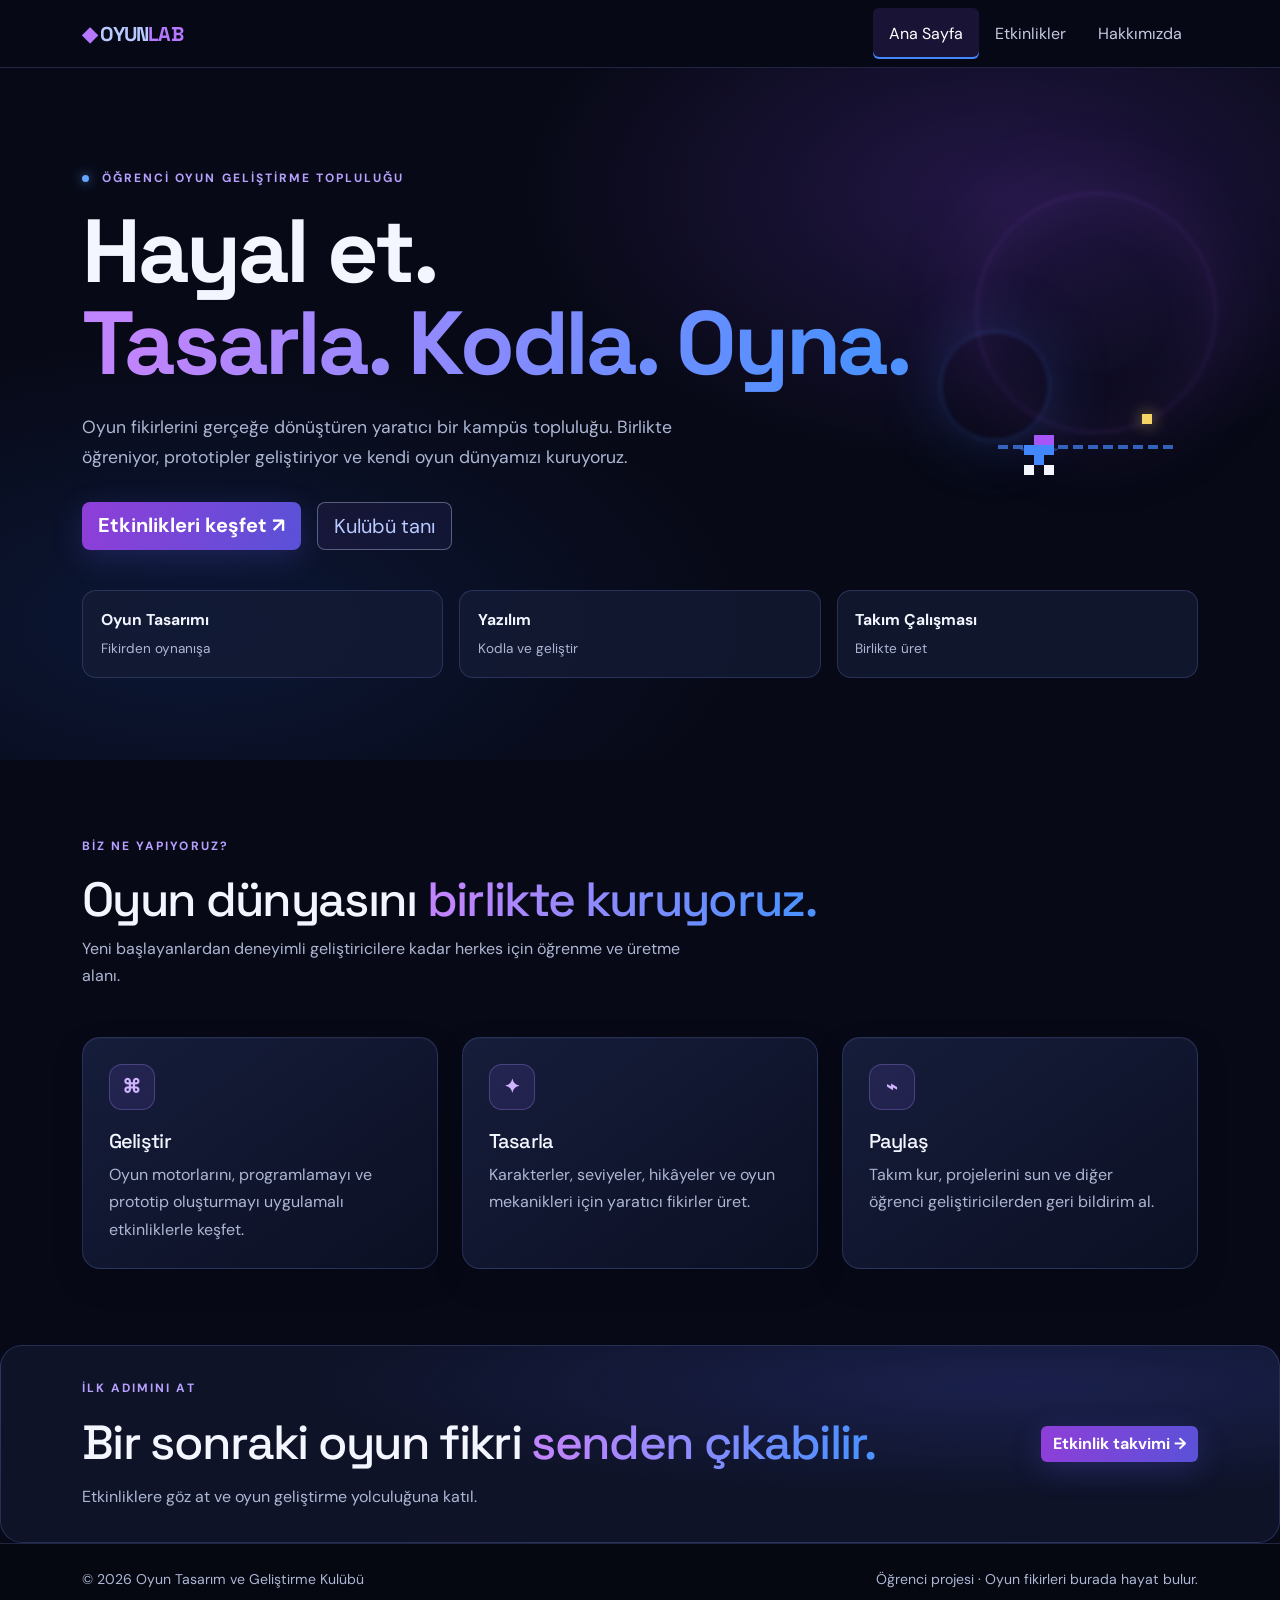
<file: index.html>
<!doctype html>
<html lang="tr">
<head>
  <meta charset="utf-8">
  <meta name="viewport" content="width=device-width, initial-scale=1">
  <meta name="description" content="Oyun Tasarım ve Geliştirme Kulübü: oyun fikirlerini tasarıma ve koda dönüştüren öğrenci topluluğu.">
  <title>Oyun Tasarım ve Geliştirme Kulübü | Ana Sayfa</title>
  <link href="https://cdn.jsdelivr.net/npm/bootstrap@5.3.3/dist/css/bootstrap.min.css" rel="stylesheet">
  <link rel="stylesheet" href="style.css">
</head>
<body class="site-theme">
  <nav class="navbar navbar-expand-lg navbar-dark site-nav sticky-top">
    <div class="container">
      <a class="navbar-brand fw-bold" href="index.html"><span class="brand-mark">◆</span> OYUN<span class="brand-accent">LAB</span></a>
      <button class="navbar-toggler" type="button" data-bs-toggle="collapse" data-bs-target="#mainNav" aria-controls="mainNav" aria-expanded="false" aria-label="Menüyü aç veya kapat">
        <span class="navbar-toggler-icon"></span>
      </button>
      <div class="collapse navbar-collapse" id="mainNav">
        <ul class="navbar-nav ms-auto">
          <li class="nav-item"><a class="nav-link active" aria-current="page" href="index.html">Ana Sayfa</a></li>
          <li class="nav-item"><a class="nav-link" href="etkinlikler.html">Etkinlikler</a></li>
          <li class="nav-item"><a class="nav-link" href="hakkimizda.html">Hakkımızda</a></li>
        </ul>
      </div>
    </div>
  </nav>

  <main>
    <section class="hero-section">
      <div class="container hero-content">
        <p class="eyebrow"><span class="status-dot"></span> ÖĞRENCİ OYUN GELİŞTİRME TOPLULUĞU</p>
        <h1>Hayal et.<br><span class="gradient-text">Tasarla. Kodla. Oyna.</span></h1>
        <p class="hero-copy">Oyun fikirlerini gerçeğe dönüştüren yaratıcı bir kampüs topluluğu. Birlikte öğreniyor, prototipler geliştiriyor ve kendi oyun dünyamızı kuruyoruz.</p>
        <div class="d-flex flex-wrap gap-3">
          <a class="btn btn-neon btn-lg" href="etkinlikler.html">Etkinlikleri keşfet <span aria-hidden="true">↗</span></a>
          <a class="btn btn-outline-light btn-lg" href="hakkimizda.html">Kulübü tanı</a>
        </div>
        <div class="hero-stats row g-3 mt-4">
          <div class="col-6 col-md-4"><div class="stat-card"><strong>Oyun Tasarımı</strong><span>Fikirden oynanışa</span></div></div>
          <div class="col-6 col-md-4"><div class="stat-card"><strong>Yazılım</strong><span>Kodla ve geliştir</span></div></div>
          <div class="col-12 col-md-4"><div class="stat-card"><strong>Takım Çalışması</strong><span>Birlikte üret</span></div></div>
        </div>
      </div>
      <div class="game-scene" aria-hidden="true">
        <div class="game-player"></div>
        <div class="game-shadow"></div>
        <div class="game-platform"></div>
        <div class="game-coin"></div>
      </div>
      <div class="hero-orb orb-one" aria-hidden="true"></div><div class="hero-orb orb-two" aria-hidden="true"></div>
    </section>

    <section class="section-space">
      <div class="container">
        <div class="section-heading">
          <p class="eyebrow">BİZ NE YAPIYORUZ?</p>
          <h2>Oyun dünyasını <span class="gradient-text">birlikte kuruyoruz.</span></h2>
          <p>Yeni başlayanlardan deneyimli geliştiricilere kadar herkes için öğrenme ve üretme alanı.</p>
        </div>
        <div class="row g-4 mt-2">
          <div class="col-md-4"><article class="feature-card h-100"><div class="feature-icon">⌘</div><h3>Geliştir</h3><p>Oyun motorlarını, programlamayı ve prototip oluşturmayı uygulamalı etkinliklerle keşfet.</p></article></div>
          <div class="col-md-4"><article class="feature-card h-100"><div class="feature-icon">✦</div><h3>Tasarla</h3><p>Karakterler, seviyeler, hikâyeler ve oyun mekanikleri için yaratıcı fikirler üret.</p></article></div>
          <div class="col-md-4"><article class="feature-card h-100"><div class="feature-icon">⌁</div><h3>Paylaş</h3><p>Takım kur, projelerini sun ve diğer öğrenci geliştiricilerden geri bildirim al.</p></article></div>
        </div>
      </div>
    </section>

    <section class="cta-band">
      <div class="container cta-inner">
        <div><p class="eyebrow">İLK ADIMINI AT</p><h2>Bir sonraki oyun fikri <span class="gradient-text">senden çıkabilir.</span></h2><p>Etkinliklere göz at ve oyun geliştirme yolculuğuna katıl.</p></div>
        <a class="btn btn-neon" href="etkinlikler.html">Etkinlik takvimi <span aria-hidden="true">→</span></a>
      </div>
    </section>
  </main>

  <footer class="site-footer"><div class="container d-flex flex-column flex-md-row justify-content-between gap-2"><span>© 2026 Oyun Tasarım ve Geliştirme Kulübü</span><span>Öğrenci projesi · Oyun fikirleri burada hayat bulur.</span></div></footer>
  <script src="https://cdn.jsdelivr.net/npm/bootstrap@5.3.3/dist/js/bootstrap.bundle.min.js"></script>
</body>
</html>
</file>
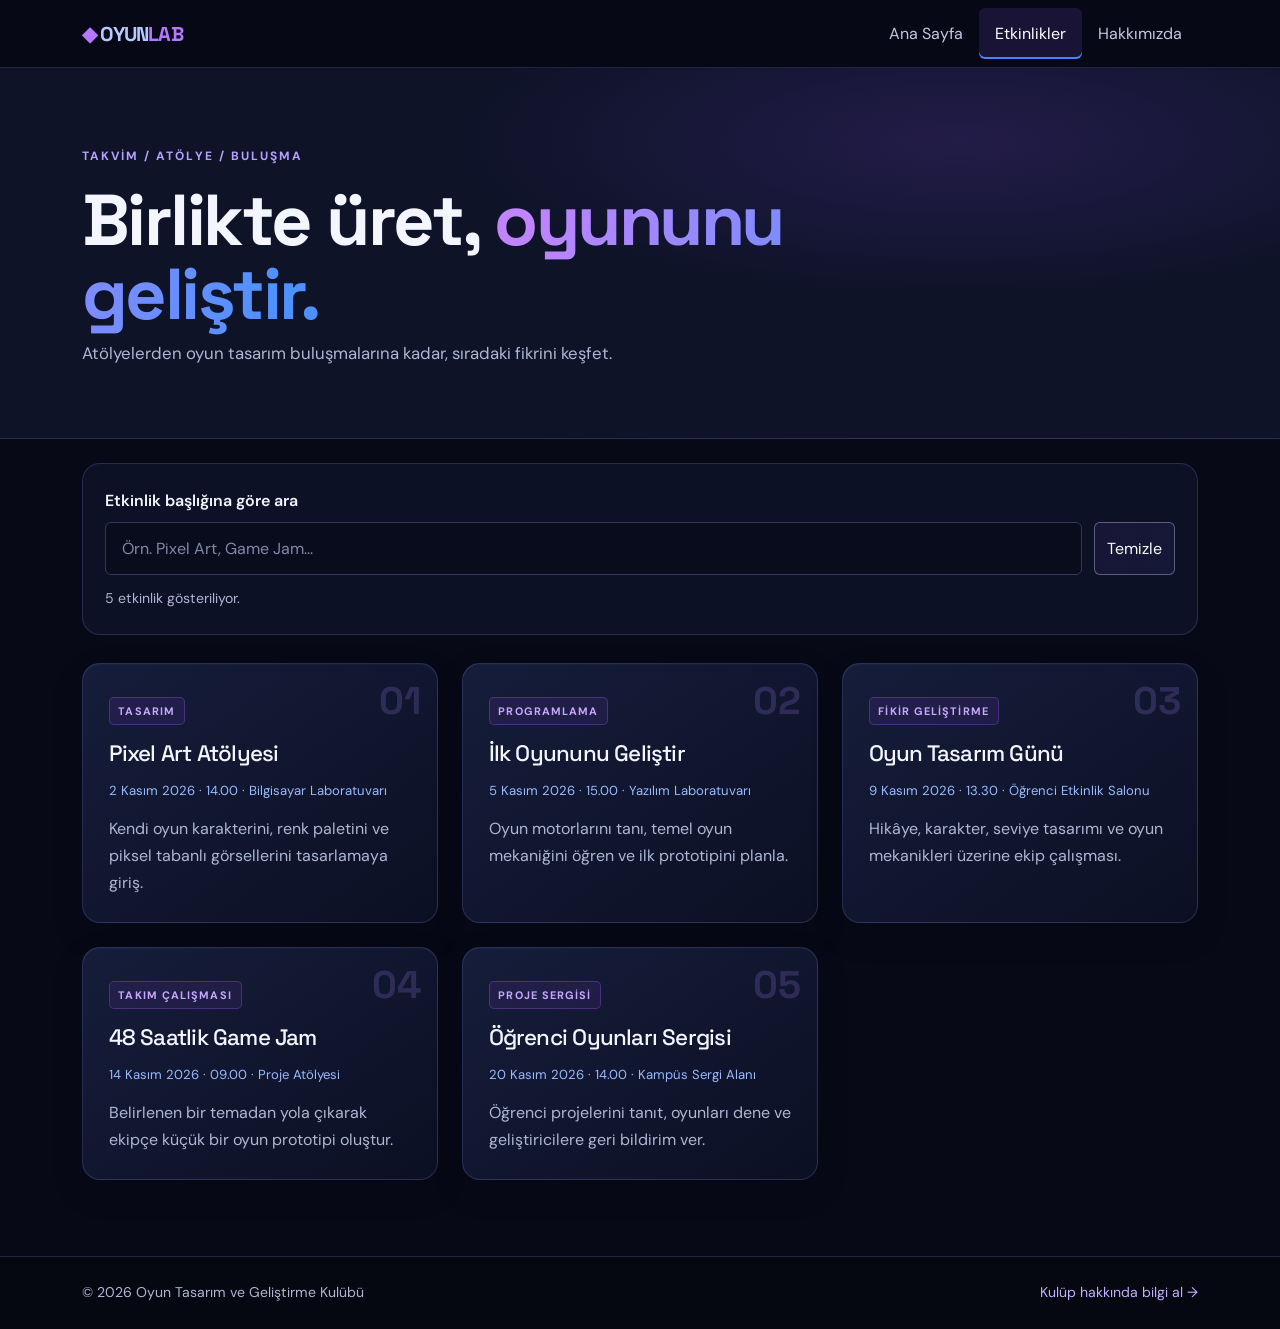
<file: etkinlikler.html>
<!doctype html>
<html lang="tr">
<head>
  <meta charset="utf-8">
  <meta name="viewport" content="width=device-width, initial-scale=1">
  <meta name="description" content="Oyun Tasarım ve Geliştirme Kulübü etkinlikleri ve atölyeleri.">
  <title>Etkinlikler | OyunLAB</title>
  <link href="https://cdn.jsdelivr.net/npm/bootstrap@5.3.3/dist/css/bootstrap.min.css" rel="stylesheet">
  <link rel="stylesheet" href="style.css">
</head>
<body class="site-theme">
  <nav class="navbar navbar-expand-lg navbar-dark site-nav sticky-top">
    <div class="container">
      <a class="navbar-brand fw-bold" href="index.html"><span class="brand-mark">◆</span> OYUN<span class="brand-accent">LAB</span></a>
      <button class="navbar-toggler" type="button" data-bs-toggle="collapse" data-bs-target="#mainNav" aria-controls="mainNav" aria-expanded="false" aria-label="Menüyü aç veya kapat"><span class="navbar-toggler-icon"></span></button>
      <div class="collapse navbar-collapse" id="mainNav"><ul class="navbar-nav ms-auto">
        <li class="nav-item"><a class="nav-link" href="index.html">Ana Sayfa</a></li>
        <li class="nav-item"><a class="nav-link active" aria-current="page" href="etkinlikler.html">Etkinlikler</a></li>
        <li class="nav-item"><a class="nav-link" href="hakkimizda.html">Hakkımızda</a></li>
      </ul></div>
    </div>
  </nav>

  <main>
    <section class="page-hero"><div class="container">
      <p class="eyebrow">TAKVİM / ATÖLYE / BULUŞMA</p>
      <h1>Birlikte üret, <span class="gradient-text">oyununu geliştir.</span></h1>
      <p>Atölyelerden oyun tasarım buluşmalarına kadar, sıradaki fikrini keşfet.</p>
    </div></section>

    <section class="section-space pt-4">
      <div class="container">
        <div class="search-panel">
          <label for="eventSearch" class="form-label">Etkinlik başlığına göre ara</label>
          <div class="search-row">
            <input class="form-control search-input" type="search" id="eventSearch" placeholder="Örn. Pixel Art, Game Jam..." autocomplete="off">
            <button class="btn btn-outline-light" id="clearSearch" type="button">Temizle</button>
          </div>
          <p id="eventCount" class="result-count" aria-live="polite">5 etkinlik gösteriliyor.</p>
        </div>

        <div class="row g-4 mt-1" id="eventList">
          <div class="col-md-6 col-lg-4 event-item" data-title="Pixel Art Atölyesi">
            <article class="event-card h-100"><div class="event-number">01</div><span class="event-tag">TASARIM</span><h2>Pixel Art Atölyesi</h2><p class="event-meta"><time datetime="2026-11-02T14:00">2 Kasım 2026 · 14.00</time> · Bilgisayar Laboratuvarı</p><p>Kendi oyun karakterini, renk paletini ve piksel tabanlı görsellerini tasarlamaya giriş.</p></article>
          </div>
          <div class="col-md-6 col-lg-4 event-item" data-title="İlk Oyununu Geliştir">
            <article class="event-card h-100"><div class="event-number">02</div><span class="event-tag">PROGRAMLAMA</span><h2>İlk Oyununu Geliştir</h2><p class="event-meta"><time datetime="2026-11-05T15:00">5 Kasım 2026 · 15.00</time> · Yazılım Laboratuvarı</p><p>Oyun motorlarını tanı, temel oyun mekaniğini öğren ve ilk prototipini planla.</p></article>
          </div>
          <div class="col-md-6 col-lg-4 event-item" data-title="Oyun Tasarım Günü">
            <article class="event-card h-100"><div class="event-number">03</div><span class="event-tag">FİKİR GELİŞTİRME</span><h2>Oyun Tasarım Günü</h2><p class="event-meta"><time datetime="2026-11-09T13:30">9 Kasım 2026 · 13.30</time> · Öğrenci Etkinlik Salonu</p><p>Hikâye, karakter, seviye tasarımı ve oyun mekanikleri üzerine ekip çalışması.</p></article>
          </div>
          <div class="col-md-6 col-lg-4 event-item" data-title="48 Saatlik Game Jam">
            <article class="event-card h-100"><div class="event-number">04</div><span class="event-tag">TAKIM ÇALIŞMASI</span><h2>48 Saatlik Game Jam</h2><p class="event-meta"><time datetime="2026-11-14T09:00">14 Kasım 2026 · 09.00</time> · Proje Atölyesi</p><p>Belirlenen bir temadan yola çıkarak ekipçe küçük bir oyun prototipi oluştur.</p></article>
          </div>
          <div class="col-md-6 col-lg-4 event-item" data-title="Öğrenci Oyunları Sergisi">
            <article class="event-card h-100"><div class="event-number">05</div><span class="event-tag">PROJE SERGİSİ</span><h2>Öğrenci Oyunları Sergisi</h2><p class="event-meta"><time datetime="2026-11-20T14:00">20 Kasım 2026 · 14.00</time> · Kampüs Sergi Alanı</p><p>Öğrenci projelerini tanıt, oyunları dene ve geliştiricilere geri bildirim ver.</p></article>
          </div>
        </div>
        <div id="noResults" class="no-results" hidden><span aria-hidden="true">⌕</span><h2>Sonuç bulunamadı</h2><p>Farklı bir etkinlik adı deneyebilir veya aramayı temizleyebilirsin.</p></div>
      </div>
    </section>
  </main>

  <footer class="site-footer"><div class="container d-flex flex-column flex-md-row justify-content-between gap-2"><span>© 2026 Oyun Tasarım ve Geliştirme Kulübü</span><a href="hakkimizda.html">Kulüp hakkında bilgi al →</a></div></footer>
  <script src="script.js"></script>
  <script src="https://cdn.jsdelivr.net/npm/bootstrap@5.3.3/dist/js/bootstrap.bundle.min.js"></script>
</body>
</html>
</file>
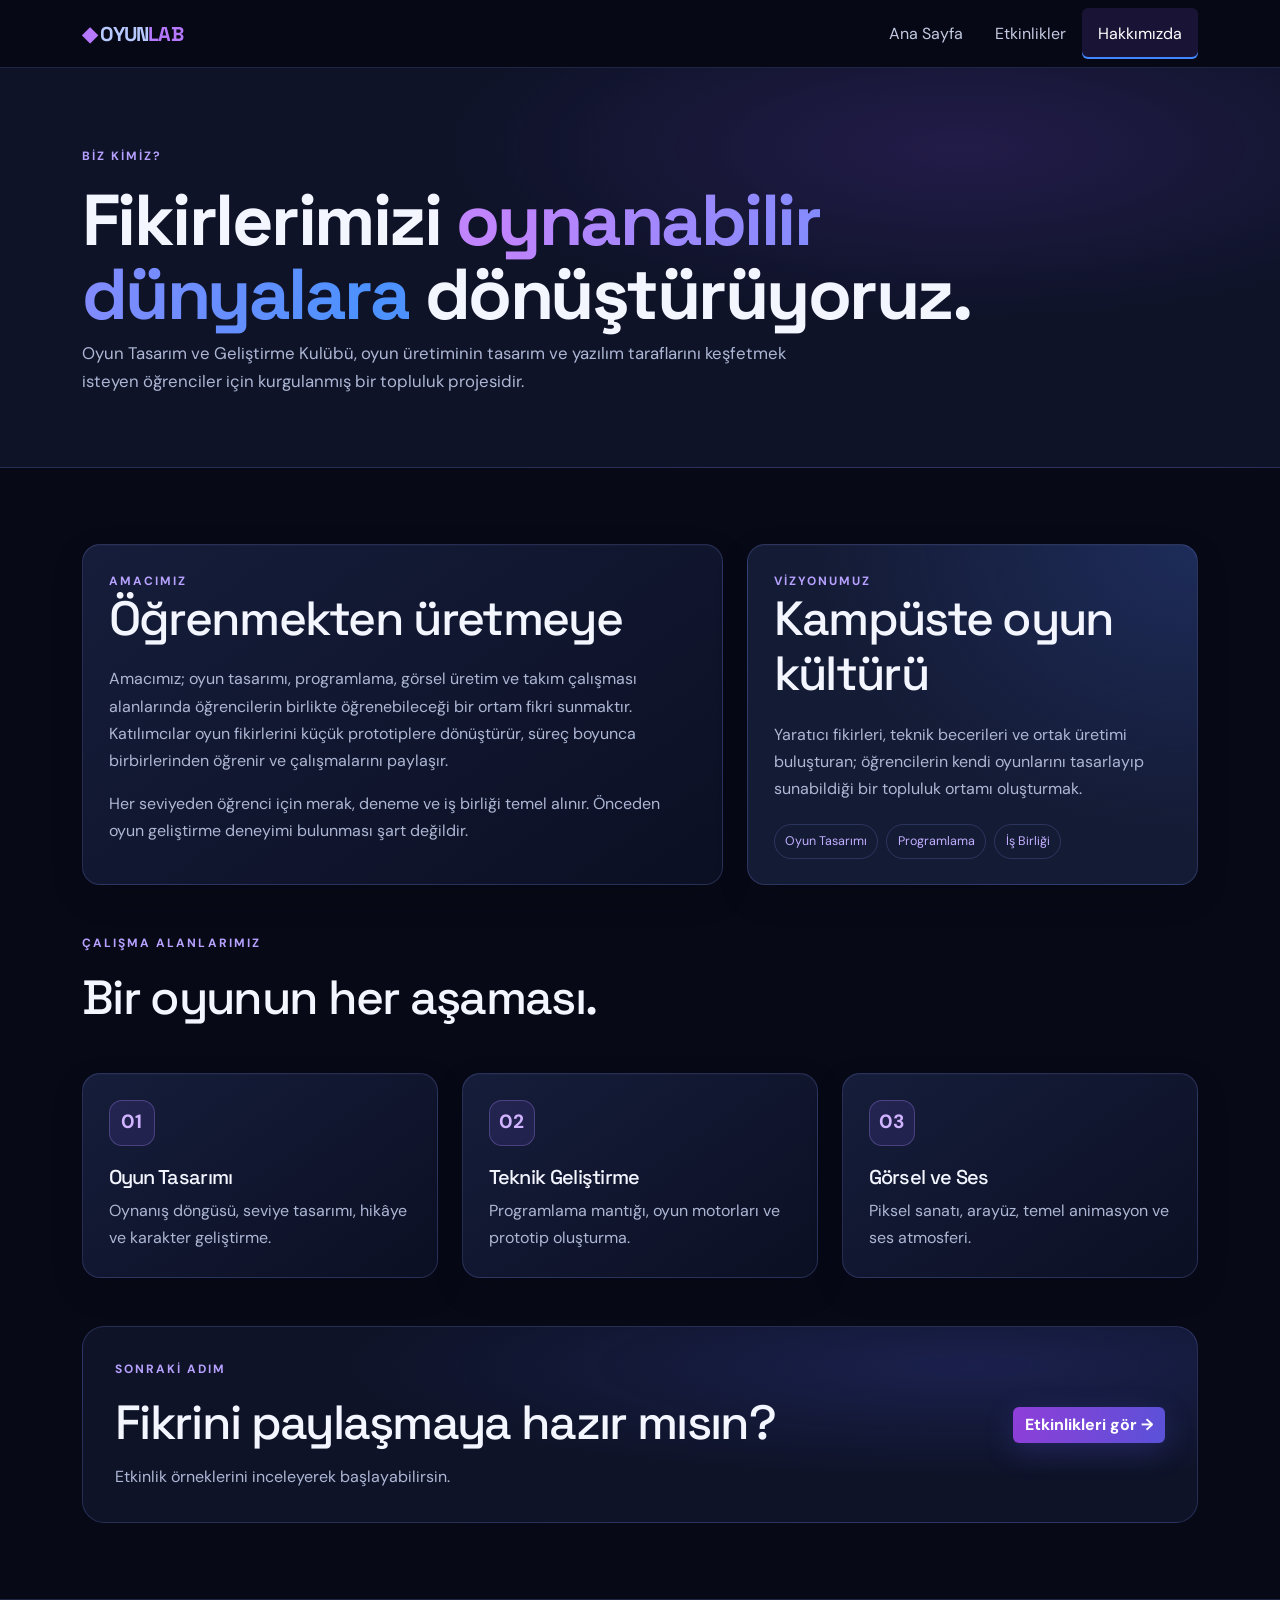
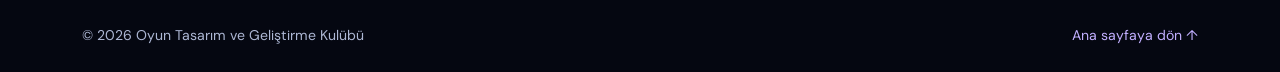
<file: hakkimizda.html>
<!doctype html>
<html lang="tr">
<head>
  <meta charset="utf-8">
  <meta name="viewport" content="width=device-width, initial-scale=1">
  <meta name="description" content="Oyun Tasarım ve Geliştirme Kulübü hakkında bilgi.">
  <title>Hakkımızda | OyunLAB</title>
  <link href="https://cdn.jsdelivr.net/npm/bootstrap@5.3.3/dist/css/bootstrap.min.css" rel="stylesheet">
  <link rel="stylesheet" href="style.css">
</head>
<body class="site-theme">
  <nav class="navbar navbar-expand-lg navbar-dark site-nav sticky-top">
    <div class="container">
      <a class="navbar-brand fw-bold" href="index.html"><span class="brand-mark">◆</span> OYUN<span class="brand-accent">LAB</span></a>
      <button class="navbar-toggler" type="button" data-bs-toggle="collapse" data-bs-target="#mainNav" aria-controls="mainNav" aria-expanded="false" aria-label="Menüyü aç veya kapat"><span class="navbar-toggler-icon"></span></button>
      <div class="collapse navbar-collapse" id="mainNav"><ul class="navbar-nav ms-auto">
        <li class="nav-item"><a class="nav-link" href="index.html">Ana Sayfa</a></li>
        <li class="nav-item"><a class="nav-link" href="etkinlikler.html">Etkinlikler</a></li>
        <li class="nav-item"><a class="nav-link active" aria-current="page" href="hakkimizda.html">Hakkımızda</a></li>
      </ul></div>
    </div>
  </nav>

  <main>
    <section class="page-hero"><div class="container">
      <p class="eyebrow">BİZ KİMİZ?</p>
      <h1>Fikirlerimizi <span class="gradient-text">oynanabilir dünyalara</span> dönüştürüyoruz.</h1>
      <p>Oyun Tasarım ve Geliştirme Kulübü, oyun üretiminin tasarım ve yazılım taraflarını keşfetmek isteyen öğrenciler için kurgulanmış bir topluluk projesidir.</p>
    </div></section>

    <section class="section-space"><div class="container">
      <div class="row g-4 align-items-stretch">
        <div class="col-lg-7"><article class="content-panel h-100"><p class="eyebrow">AMACIMIZ</p><h2>Öğrenmekten üretmeye</h2><p>Amacımız; oyun tasarımı, programlama, görsel üretim ve takım çalışması alanlarında öğrencilerin birlikte öğrenebileceği bir ortam fikri sunmaktır. Katılımcılar oyun fikirlerini küçük prototiplere dönüştürür, süreç boyunca birbirlerinden öğrenir ve çalışmalarını paylaşır.</p><p>Her seviyeden öğrenci için merak, deneme ve iş birliği temel alınır. Önceden oyun geliştirme deneyimi bulunması şart değildir.</p></article></div>
        <div class="col-lg-5"><article class="content-panel accent-panel h-100"><p class="eyebrow">VİZYONUMUZ</p><h2>Kampüste oyun kültürü</h2><p>Yaratıcı fikirleri, teknik becerileri ve ortak üretimi buluşturan; öğrencilerin kendi oyunlarını tasarlayıp sunabildiği bir topluluk ortamı oluşturmak.</p><div class="mini-pill-row"><span>Oyun Tasarımı</span><span>Programlama</span><span>İş Birliği</span></div></article></div>
      </div>
      <div class="section-heading mt-5"><p class="eyebrow">ÇALIŞMA ALANLARIMIZ</p><h2>Bir oyunun her aşaması.</h2></div>
      <div class="row g-4 mt-2">
        <div class="col-md-4"><article class="feature-card h-100"><div class="feature-icon">01</div><h3>Oyun Tasarımı</h3><p>Oynanış döngüsü, seviye tasarımı, hikâye ve karakter geliştirme.</p></article></div>
        <div class="col-md-4"><article class="feature-card h-100"><div class="feature-icon">02</div><h3>Teknik Geliştirme</h3><p>Programlama mantığı, oyun motorları ve prototip oluşturma.</p></article></div>
        <div class="col-md-4"><article class="feature-card h-100"><div class="feature-icon">03</div><h3>Görsel ve Ses</h3><p>Piksel sanatı, arayüz, temel animasyon ve ses atmosferi.</p></article></div>
      </div>
      <div class="cta-band mt-5"><div class="cta-inner"><div><p class="eyebrow">SONRAKİ ADIM</p><h2>Fikrini paylaşmaya hazır mısın?</h2><p>Etkinlik örneklerini inceleyerek başlayabilirsin.</p></div><a class="btn btn-neon" href="etkinlikler.html">Etkinlikleri gör →</a></div></div>
    </div></section>
  </main>

  <footer class="site-footer"><div class="container d-flex flex-column flex-md-row justify-content-between gap-2"><span>© 2026 Oyun Tasarım ve Geliştirme Kulübü</span><a href="index.html">Ana sayfaya dön ↑</a></div></footer>
  <script src="https://cdn.jsdelivr.net/npm/bootstrap@5.3.3/dist/js/bootstrap.bundle.min.js"></script>
</body>
</html>
</file>
<file: style.css>
@import url('https://fonts.googleapis.com/css2?family=DM+Sans:wght@400;500;600;700&family=Space+Grotesk:wght@400;500;600;700&display=swap');

:root {
  --bg: #080a16;
  --bg-soft: #0e1224;
  --panel: #11172c;
  --panel-light: #171e38;
  --text: #f4f5ff;
  --muted: #a7afca;
  --purple: #a855f7;
  --blue: #4f8cff;
  --line: rgba(169, 184, 255, .15);
}
* { box-sizing: border-box; }
html { scroll-behavior: smooth; }
body { margin: 0; background: var(--bg); color: var(--text); font-family: 'DM Sans', sans-serif; line-height: 1.7; }
a { color: #aabfff; text-decoration: none; }
a:hover { color: #d4c2ff; }
h1, h2, h3, .navbar-brand { font-family: 'Space Grotesk', sans-serif; letter-spacing: -.035em; }
h1 { font-size: clamp(2.7rem, 7vw, 5.8rem); line-height: 1.03; font-weight: 700; }
h2 { font-size: clamp(1.8rem, 4vw, 3rem); line-height: 1.15; }
p { color: var(--muted); }
.site-nav { background: rgba(8, 10, 22, .9); border-bottom: 1px solid var(--line); backdrop-filter: blur(16px); }
.navbar-brand { letter-spacing: -.04em; font-size: 1.25rem; }
.brand-mark, .brand-accent { color: #9e8bff; }
.nav-link { color: #c3c9e1 !important; padding: .75rem 1rem !important; }
.nav-link:hover, .nav-link.active { color: #fff !important; }
.nav-link.active { text-decoration: underline; text-decoration-color: var(--purple); text-underline-offset: 7px; }
.hero-section { position: relative; overflow: hidden; padding: 100px 0 82px; background: radial-gradient(ellipse at 78% 18%, rgba(99, 54, 200, .22), transparent 34%), radial-gradient(ellipse at 15% 80%, rgba(38, 102, 225, .12), transparent 36%), var(--bg); }
.hero-content { position: relative; z-index: 2; }
.eyebrow { color: #aeb6ff; font-size: .75rem; letter-spacing: .17em; font-weight: 700; margin-bottom: 1rem; }
.status-dot { display: inline-block; width: 7px; height: 7px; border-radius: 50%; background: #7df3c1; box-shadow: 0 0 12px #7df3c1; margin-right: .5rem; }
.gradient-text { background: linear-gradient(100deg, #b68aff 10%, #6ea8ff 88%); -webkit-background-clip: text; background-clip: text; color: transparent; }
.hero-copy { max-width: 650px; font-size: 1.1rem; margin: 1.5rem 0 1.8rem; }
.btn-neon { background: linear-gradient(105deg, #8956ed, #3979f6); border: 0; color: #fff; font-weight: 700; box-shadow: 0 8px 30px rgba(93, 84, 240, .2); }
.btn-outline-light { border-color: rgba(255,255,255,.25); }
.stat-card { height: 100%; padding: 1rem 1.1rem; border: 1px solid var(--line); background: rgba(18, 23, 45, .72); border-radius: 14px; }
.stat-card strong, .stat-card span { display: block; }
.stat-card strong { font-size: .98rem; }
.stat-card span { color: var(--muted); font-size: .85rem; margin-top: .25rem; }
.hero-orb { position: absolute; border-radius: 50%; filter: blur(2px); pointer-events: none; }
.orb-one { width: 240px; height: 240px; border: 1px solid rgba(168,85,247,.2); right: 5%; top: 18%; box-shadow: inset 0 0 65px rgba(168,85,247,.07), 0 0 100px rgba(168,85,247,.07); }
.orb-two { width: 110px; height: 110px; right: 18%; top: 38%; border: 1px solid rgba(79,140,255,.35); box-shadow: 0 0 70px rgba(79,140,255,.15); }
.section-space { padding: 76px 0; }
.section-heading { max-width: 760px; margin-bottom: 1.5rem; }
.section-heading > p:last-child { max-width: 620px; }
.feature-card, .event-card, .content-panel { background: linear-gradient(145deg, rgba(20, 27, 51, .96), rgba(12, 16, 33, .96)); border: 1px solid var(--line); border-radius: 18px; padding: 1.6rem; transition: transform .25s ease, border-color .25s ease, background .25s ease, box-shadow .25s ease; }
.feature-icon { width: 46px; height: 46px; display: grid; place-items: center; border-radius: 13px; background: rgba(123, 94, 255, .15); border: 1px solid rgba(157, 132, 255, .25); color: #c5b6ff; font-weight: 700; font-size: 1.2rem; margin-bottom: 1.2rem; }
.feature-card h3 { font-size: 1.25rem; }
.feature-card p, .event-card p, .content-panel p { margin-bottom: 0; }
.cta-band { padding: 32px; border: 1px solid var(--line); border-radius: 22px; background: radial-gradient(ellipse at 80% 20%, rgba(96, 70, 210, .2), transparent 50%), var(--bg-soft); }
.cta-inner { display: flex; align-items: center; justify-content: space-between; gap: 2rem; }
.cta-inner h2 { margin-bottom: .8rem; }
.cta-inner p:not(.eyebrow) { margin-bottom: 0; }
.site-footer { border-top: 1px solid var(--line); padding: 24px 0; background: #070914; font-size: .88rem; color: var(--muted); }
.site-footer a { color: #c1b3ff; }
.page-hero { padding: 78px 0 55px; background: radial-gradient(ellipse at 75% 20%, rgba(99, 54, 200, .2), transparent 38%), var(--bg-soft); border-bottom: 1px solid var(--line); }
.page-hero h1 { font-size: clamp(2.5rem, 6vw, 4.5rem); max-width: 900px; }
.page-hero p:not(.eyebrow) { max-width: 720px; font-size: 1.05rem; }
.search-panel { padding: 1.4rem; border-radius: 18px; border: 1px solid var(--line); background: var(--bg-soft); }
.form-label { color: #f4f5ff; font-weight: 600; }
.search-row { display: flex; gap: .75rem; }
.search-input { min-width: 0; background: #090d1d; border: 1px solid #303959; color: #fff; padding: .85rem 1rem; }
.search-input:focus { background: #090d1d; color: #fff; border-color: #8d78ff; box-shadow: 0 0 0 .2rem rgba(141,120,255,.18); }
.search-input::placeholder { color: #7f89a9; }
.result-count { font-size: .88rem; margin: .75rem 0 0; }
.event-card { position: relative; overflow: hidden; padding-top: 2rem; }
.event-number { position: absolute; top: .75rem; right: 1rem; font: 700 2.4rem 'Space Grotesk', sans-serif; color: rgba(174, 151, 255, .13); }
.event-tag { display: inline-block; color: #bcaaff; border: 1px solid rgba(168,85,247,.25); background: rgba(168,85,247,.09); padding: .25rem .55rem; border-radius: 5px; font-size: .68rem; letter-spacing: .1em; font-weight: 700; margin-bottom: 1rem; }
.event-card h2 { font-size: 1.4rem; margin-bottom: .8rem; padding-right: 1rem; }
.event-card .event-meta { color: #9faee0; font-size: .82rem; margin-bottom: .8rem; }
.no-results { text-align: center; padding: 3rem 1rem; border: 1px dashed #40476a; border-radius: 18px; margin-top: 1.5rem; }
.no-results > span { font-size: 2.5rem; color: #a78bfa; }
.no-results h2 { font-size: 1.5rem; }
.demo-note { font-size: .82rem; }
.accent-panel { background: radial-gradient(ellipse at top right, rgba(92, 90, 255, .18), transparent 60%), var(--panel); }
.content-panel h2 { margin-bottom: 1.2rem; }
.content-panel p + p { margin-top: 1rem; }
.mini-pill-row { display: flex; flex-wrap: wrap; gap: .5rem; margin-top: 1.4rem; }
.mini-pill-row span { border: 1px solid var(--line); color: #c8c5ff; padding: .35rem .65rem; border-radius: 999px; font-size: .78rem; }
:focus-visible { outline: 3px solid #a78bfa; outline-offset: 3px; }
[hidden] { display: none !important; }
.site-theme {
  --bg: #070916;
  --bg-soft: #0e1328;
  --panel: #141b35;
  --panel-light: #1b2648;
  --text: #f3f5ff;
  --muted: #adb7d4;
  --purple: #a855f7;
  --blue: #4387ff;
  --line: rgba(139, 157, 255, .2);
  background: var(--bg);
}
.site-theme a { color: #b8c9ff; }
.site-theme a:hover { color: #dfc2ff; }
.site-theme .site-nav { background: rgba(7, 9, 22, .93); }
.site-theme .brand-mark, .site-theme .brand-accent { color: #b578ff; }
.site-theme .nav-link.active { color: #fff !important; background: rgba(139, 92, 246, .14); border-radius: 6px; box-shadow: inset 0 -2px #4387ff; text-decoration: none; }
.site-theme .hero-section {
  background:
    radial-gradient(ellipse at 78% 18%, rgba(126, 67, 224, .23), transparent 34%),
    radial-gradient(ellipse at 15% 80%, rgba(43, 106, 235, .15), transparent 36%),
    var(--bg);
}
.site-theme .eyebrow { color: #b7a1ff; }
.site-theme .status-dot { background: #63a6ff; box-shadow: 0 0 12px rgba(99, 166, 255, .8); }
.site-theme .gradient-text { background-image: linear-gradient(100deg, #c084fc 8%, #4d91ff 92%); }
.site-theme .btn-neon {
  background: linear-gradient(105deg, #8f3ed8, #2864d8);
  background-size: 200% 100%;
  background-position: 0% 50%;
  color: #fff;
  box-shadow: 0 8px 30px rgba(91, 87, 232, .24);
  transition: background-position .35s ease, box-shadow .3s ease, border-color .3s ease, color .3s ease, transform .25s ease;
}
.site-theme .btn-outline-light { border-color: rgba(220, 225, 255, .35); background-image: linear-gradient(105deg, rgba(168, 85, 247, .08), rgba(67, 135, 255, .08)); background-size: 200% 100%; background-position: 0% 50%; transition: background-position .35s ease, background-color .3s ease, box-shadow .3s ease, border-color .3s ease, color .3s ease; }
.site-theme .btn:not(.btn-neon):not(.btn-outline-light) { transition: background-color .3s ease, box-shadow .3s ease, border-color .3s ease, color .3s ease; }
.site-theme .stat-card { background: rgba(20, 27, 53, .78); }
.site-theme .hero-orb { animation: home-drift 20s ease-in-out infinite alternate; }
.site-theme .orb-one { border-color: rgba(168, 85, 247, .34); box-shadow: inset 0 0 65px rgba(168, 85, 247, .1), 0 0 100px rgba(168, 85, 247, .12); }
.site-theme .orb-two { border-color: rgba(67, 135, 255, .48); box-shadow: 0 0 70px rgba(67, 135, 255, .2); animation-duration: 24s; animation-delay: -8s; }
.site-theme .feature-card, .site-theme .event-card, .site-theme .content-panel { background: linear-gradient(145deg, rgba(23, 31, 61, .94), rgba(12, 16, 36, .96)); box-shadow: inset 0 1px rgba(255, 255, 255, .025), 0 12px 32px rgba(2, 5, 20, .16); }
.site-theme .feature-icon { background: rgba(139, 92, 246, .13); border-color: rgba(167, 139, 250, .3); color: #d0b4ff; }
.site-theme .cta-band { background: radial-gradient(ellipse at 80% 20%, rgba(74, 85, 220, .2), transparent 50%), var(--bg-soft); }
.site-theme .site-footer { background: #050711; }
.site-theme .site-footer a { color: #c2afff; }
.site-theme :focus-visible { outline-color: #8b74ff; }
.site-theme .page-hero > .container,
.site-theme .hero-content > .eyebrow,
.site-theme .hero-content > h1,
.site-theme .hero-content > .hero-copy,
.site-theme .hero-content > .d-flex,
.site-theme .hero-content > .hero-stats { animation: home-enter .55s ease-out both; }
.site-theme .game-scene { position: absolute; z-index: 1; top: 42%; right: 8%; width: 180px; height: 100px; pointer-events: none; }
.site-theme .game-platform { position: absolute; right: 0; bottom: 10px; left: 0; height: 4px; background: repeating-linear-gradient(90deg, #4387ff 0 10px, transparent 10px 15px); opacity: .7; }
.site-theme .game-player { position: absolute; z-index: 1; bottom: 14px; left: 36px; width: 10px; height: 10px; background: #a855f7; box-shadow: 10px 0 #a855f7, -10px 10px #4387ff, 0 10px #4387ff, 10px 10px #4387ff, 0 20px #4387ff, -10px 30px #f3f5ff, 10px 30px #f3f5ff; animation: game-jump 2.6s ease-in-out infinite alternate; }
.site-theme .game-shadow { position: absolute; bottom: 7px; left: 22px; width: 38px; height: 5px; border-radius: 50%; background: rgba(67, 135, 255, .38); animation: game-shadow 2.6s ease-in-out infinite alternate; }
.site-theme .game-coin { position: absolute; right: 26px; bottom: 35px; width: 10px; height: 10px; background: #f6d365; box-shadow: 0 0 16px rgba(246, 211, 101, .7); animation: game-coin 2.6s ease-in-out infinite alternate; }
.site-theme .section-heading, .site-theme .feature-card, .site-theme .event-item, .site-theme .content-panel, .site-theme .cta-inner { animation: home-enter .55s ease-out both; }
.site-theme .page-hero { background: radial-gradient(ellipse at 75% 20%, rgba(126, 67, 224, .18), transparent 38%), var(--bg-soft); }
.site-theme .search-panel { background: rgba(14, 19, 40, .94); }
.site-theme .form-label { color: var(--text); }
.site-theme .search-input, .site-theme .search-input:focus { background: #090c1d; color: var(--text); }
.site-theme .search-input:focus { border-color: #8b6cff; box-shadow: 0 0 0 .2rem rgba(139, 108, 255, .18); }
.site-theme .event-number { color: rgba(168, 133, 255, .2); }
.site-theme .event-tag { color: #c7a8ff; border-color: rgba(168, 85, 247, .32); background: rgba(168, 85, 247, .09); }
.site-theme .event-card .event-meta { color: #9abaff; }
.site-theme .no-results { border-color: rgba(139, 157, 255, .38); }
.site-theme .no-results > span, .site-theme .mini-pill-row span { color: #c2afff; }
.site-theme .mini-pill-row span { border-color: var(--line); }
.site-theme .accent-panel { background: radial-gradient(ellipse at top right, rgba(67, 110, 235, .2), transparent 60%), var(--panel); }
@media (hover: hover) and (pointer: fine) {
  .site-theme .feature-card:hover, .site-theme .event-card:hover {
    transform: translateY(-4px);
    border-color: rgba(168, 133, 255, .72);
    background: linear-gradient(145deg, rgba(31, 40, 76, .97), rgba(15, 20, 45, .98));
    box-shadow: inset 0 1px rgba(255, 255, 255, .04), 0 12px 34px rgba(74, 87, 226, .18), 0 0 24px rgba(168, 85, 247, .16);
  }
  .site-theme .btn-neon:hover { color: #fff; background-position: 100% 50%; transform: translateY(-1px); box-shadow: 0 12px 34px rgba(91, 87, 232, .4); }
  .site-theme .btn-outline-light:hover { color: #fff; background-position: 100% 50%; border-color: rgba(139, 157, 255, .7); box-shadow: 0 8px 24px rgba(74, 87, 226, .16); }
}
@keyframes home-enter {
  from { opacity: .78; transform: translateY(8px); }
  to { opacity: 1; transform: translateY(0); }
}
@keyframes home-drift {
  from { transform: translate3d(0, -8px, 0); }
  to { transform: translate3d(0, 12px, 0); }
}
@keyframes game-jump {
  0% { transform: translate(0, 0); }
  24% { transform: translate(10px, 0); }
  48% { transform: translate(46px, -26px); }
  64% { transform: translate(74px, -26px); }
  80%, 100% { transform: translate(96px, 0); }
}
@keyframes game-shadow {
  0% { transform: translateX(0) scaleX(1); opacity: .65; }
  48%, 64% { transform: translateX(46px) scaleX(.55); opacity: .3; }
  80%, 100% { transform: translateX(96px) scaleX(1); opacity: .65; }
}
@keyframes game-coin {
  0%, 48% { transform: translateY(0) scaleX(1); opacity: 1; }
  60% { transform: translateY(-8px) scaleX(.2); opacity: .35; }
  68%, 100% { transform: translateY(-8px) scaleX(.2); opacity: 0; }
}
@media (prefers-reduced-motion: reduce) {
  html { scroll-behavior: auto !important; }
  .site-theme *, .site-theme *::before, .site-theme *::after {
    animation-duration: .01ms !important;
    animation-iteration-count: 1 !important;
    animation-delay: 0ms !important;
    transition-duration: .01ms !important;
    transition-delay: 0ms !important;
    scroll-behavior: auto !important;
  }
}
@media (max-width: 767.98px) {
  .hero-section { padding: 72px 0 56px; }
  .hero-orb { opacity: .35; }
  .section-space { padding: 56px 0; }
  .page-hero { padding: 58px 0 40px; }
  .cta-band { padding: 24px; }
  .cta-inner { align-items: flex-start; flex-direction: column; }
  .search-row { flex-direction: column; }
  .search-row .btn { width: 100%; }
}
@media (max-width: 991.98px) {
  .site-theme .game-scene { display: none; }
}
</file>
